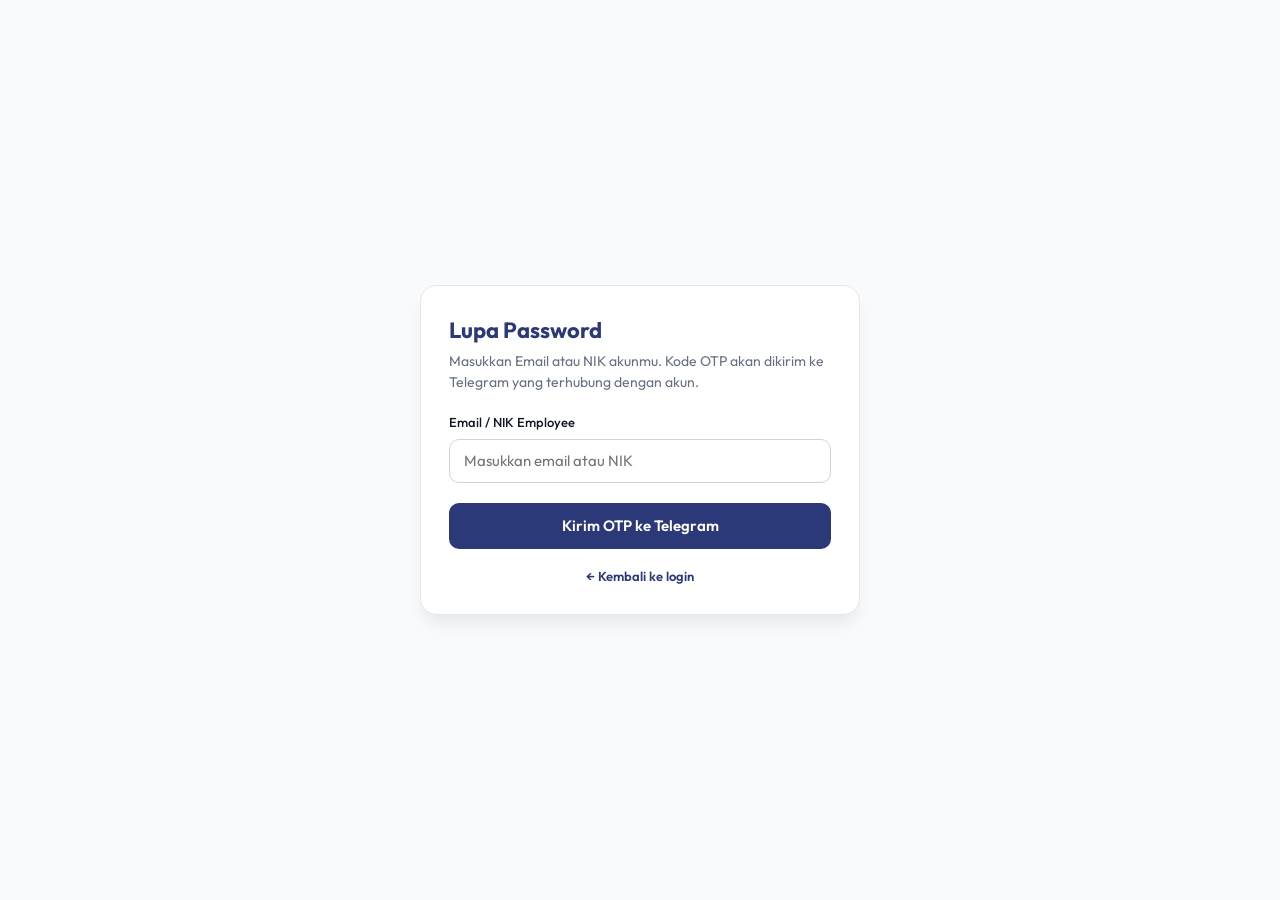
<file: forgot.html>
<!DOCTYPE html>
<html lang="id">
<head>
<meta charset="UTF-8">
<meta name="viewport" content="width=device-width, initial-scale=1">
<meta name="theme-color" content="#07192F">
<title>Lupa Password — DIGIMON</title>
<link rel="manifest" href="manifest.json">
<link rel="icon" type="image/png" sizes="32x32" href="icons/favicon-32.png">
<link rel="preconnect" href="https://fonts.googleapis.com">
<link rel="preconnect" href="https://fonts.gstatic.com" crossorigin>
<link href="https://fonts.googleapis.com/css2?family=Outfit:wght@300;400;500;600;700&display=swap" rel="stylesheet">
<style>
  :root{--brand:#2C3979;--brand-d:#212c5e;--bg:#f9fafb;--card:#fff;--ink:#101828;--mut:#667085;--line:#d0d5dd;--ok:#12b76a;--err:#d92d20}
  *{box-sizing:border-box}
  body{margin:0;min-height:100vh;display:grid;place-items:center;padding:24px 16px;background:var(--bg);color:var(--ink);font:400 15px/1.5 "Outfit",system-ui,sans-serif}
  .card{width:100%;max-width:440px;background:var(--card);border:1px solid #e4e7ec;border-radius:16px;padding:28px;box-shadow:0 12px 16px -4px rgba(16,24,40,.08)}
  h1{margin:0 0 4px;font-size:22px;color:var(--brand)} .sub{margin:0 0 20px;color:var(--mut);font-size:14px}
  label{display:block;margin:14px 0 6px;font-size:13px;font-weight:500}
  input{width:100%;height:44px;padding:0 14px;border:1px solid var(--line);border-radius:10px;font:inherit;background:#fff;color:var(--ink)}
  input:focus{outline:0;border-color:var(--brand);box-shadow:0 0 0 4px rgba(44,57,121,.12)}
  .pw{position:relative} .pw input{padding-right:64px}
  .eye{position:absolute;right:6px;top:6px;height:32px;padding:0 10px;border:0;background:none;color:var(--brand);font:600 12px "Outfit",sans-serif;cursor:pointer}
  .btn{display:flex;align-items:center;justify-content:center;width:100%;height:46px;margin-top:20px;border:0;border-radius:10px;background:var(--brand);color:#fff;font:600 15px "Outfit",sans-serif;cursor:pointer;text-decoration:none}
  .btn:hover{background:var(--brand-d)} .btn:disabled{opacity:.6;cursor:wait}
  .link{display:block;margin-top:14px;text-align:center;background:none;border:0;color:var(--brand);font:600 13px "Outfit",sans-serif;cursor:pointer;text-decoration:none}
  .link:disabled{color:var(--mut);cursor:default}
  .hide{display:none!important} .msg{margin-top:14px;padding:10px 12px;border-radius:10px;font-size:13px;background:#fef3f2;color:var(--err)}
  .msg.ok{background:#ecfdf3;color:#027a48}
  .otp{letter-spacing:.5em;text-align:center;font-size:22px;font-weight:600}
  .center{text-align:center} .big{font-size:44px;margin:6px 0}
  .foot{margin-top:18px;text-align:center;font-size:13px;color:var(--mut)} .foot a{color:var(--brand);font-weight:600;text-decoration:none}
</style>
</head>
<body>
<main class="card">
  <h1>Lupa Password</h1>

  <!-- STEP 1: Email / NIK -->
  <section id="p1">
    <p class="sub">Masukkan Email atau NIK akunmu. Kode OTP akan dikirim ke Telegram yang terhubung dengan akun.</p>
    <label for="ident">Email / NIK Employee</label>
    <input id="ident" autocomplete="username" spellcheck="false" placeholder="Masukkan email atau NIK">
    <div id="e1" class="msg hide"></div>
    <button class="btn" id="b1">Kirim OTP ke Telegram</button>
    <div class="foot"><a href="login.html">← Kembali ke login</a></div>
  </section>

  <!-- STEP 2: OTP + password baru -->
  <section id="p2" class="hide">
    <p class="sub">Jika akun ditemukan dan aktif, kode OTP 6 digit sudah dikirim ke Telegram kamu (berlaku 10 menit).</p>
    <label for="otp">Kode OTP</label>
    <input id="otp" class="otp" inputmode="numeric" maxlength="6" placeholder="••••••" autocomplete="one-time-code">
    <label for="pw1">Password Baru</label>
    <div class="pw"><input id="pw1" type="password" autocomplete="new-password" placeholder="Minimal 8 karakter"><button type="button" class="eye" data-t="pw1">Lihat</button></div>
    <label for="pw2">Konfirmasi Password Baru</label>
    <div class="pw"><input id="pw2" type="password" autocomplete="new-password" placeholder="Ulangi password baru"><button type="button" class="eye" data-t="pw2">Lihat</button></div>
    <div id="e2" class="msg hide"></div>
    <button class="btn" id="b2">Reset Password</button>
    <button class="link" id="resend" type="button" disabled>Kirim ulang OTP</button>
    <div class="foot"><a href="login.html">← Kembali ke login</a></div>
  </section>

  <!-- STEP 3: selesai -->
  <section id="p3" class="hide center">
    <div class="big">✅</div>
    <p class="sub" id="doneTxt">Password berhasil diubah.</p>
    <a class="btn" href="login.html">Masuk ke Dashboard</a>
  </section>
</main>

<script>
// Sesuaikan slug di akhir URL dengan Endpoint URL fungsi "auth" di dashboard Supabase.
const AUTH_URL = 'https://lhnwbupbqnewhlzdobcr.supabase.co/functions/v1/auth';
const $ = id => document.getElementById(id);
let resetId = null, ident = '', cdTimer = null;

async function api(action, body) {
  try {
    const r = await fetch(AUTH_URL, { method: 'POST', headers: { 'Content-Type': 'application/json' },
      body: JSON.stringify(Object.assign({ action }, body)) });
    return (await r.json().catch(() => null)) || { success: false, message: 'Respons server tidak valid.' };
  } catch (e) { return { success: false, message: 'Koneksi gagal. Coba lagi.' }; }
}
const show = (el, t) => { el.textContent = t; el.classList.remove('hide'); };
function step(n) { [1, 2, 3].forEach(i => $('p' + i).classList.toggle('hide', i !== n)); }

function cooldown(sec) {
  clearInterval(cdTimer); const b = $('resend'); b.disabled = true;
  const tick = () => { b.textContent = sec > 0 ? 'Kirim ulang OTP (' + sec + ' dtk)' : 'Kirim ulang OTP'; if (sec <= 0) { b.disabled = false; clearInterval(cdTimer); } sec--; };
  tick(); cdTimer = setInterval(tick, 1000);
}

async function sendOtp(btn, errEl, label) {
  btn.disabled = true; const old = btn.textContent; btn.textContent = 'Memproses…';
  const r = await api('forgot_start', { identifier: ident });
  btn.textContent = old; if (label !== 'resend') btn.disabled = false;
  if (!r.success) { show(errEl, r.message || 'Gagal mengirim OTP.'); return false; }
  resetId = r.resetId; cooldown(60); return true;
}

$('b1').onclick = async () => {
  const e = $('e1'); e.classList.add('hide');
  ident = $('ident').value.trim();
  if (ident.length < 3) return show(e, 'Isi Email atau NIK.');
  if (await sendOtp($('b1'), e)) { step(2); $('otp').focus(); }
};
$('ident').addEventListener('keydown', ev => { if (ev.key === 'Enter') $('b1').click(); });

$('resend').onclick = async () => {
  const e = $('e2'); e.classList.add('hide');
  if (await sendOtp($('resend'), e, 'resend')) { $('otp').value = ''; $('otp').focus(); }
};

$('otp').oninput = e => e.target.value = e.target.value.replace(/\D/g, '').slice(0, 6);
document.querySelectorAll('.eye').forEach(b => b.onclick = () => {
  const i = $(b.dataset.t); const hidden = i.type === 'password';
  i.type = hidden ? 'text' : 'password'; b.textContent = hidden ? 'Sembunyi' : 'Lihat';
});

$('b2').onclick = async () => {
  const e = $('e2'); e.classList.add('hide');
  const otp = $('otp').value, p1 = $('pw1').value, p2 = $('pw2').value;
  if (otp.length !== 6) return show(e, 'Masukkan 6 digit OTP.');
  if (p1.length < 8) return show(e, 'Password baru minimal 8 karakter.');
  if (p1 !== p2) return show(e, 'Konfirmasi password tidak sama.');
  $('b2').disabled = true; $('b2').textContent = 'Memproses…';
  const r = await api('forgot_verify', { resetId, otp, newPassword: p1 });
  $('b2').disabled = false; $('b2').textContent = 'Reset Password';
  if (!r.success) return show(e, r.message || 'Gagal mereset password.');
  $('pw1').value = ''; $('pw2').value = ''; $('otp').value = '';
  $('doneTxt').textContent = r.message || 'Password berhasil diubah.';
  step(3);
};
</script>
</body>
</html>
</file>
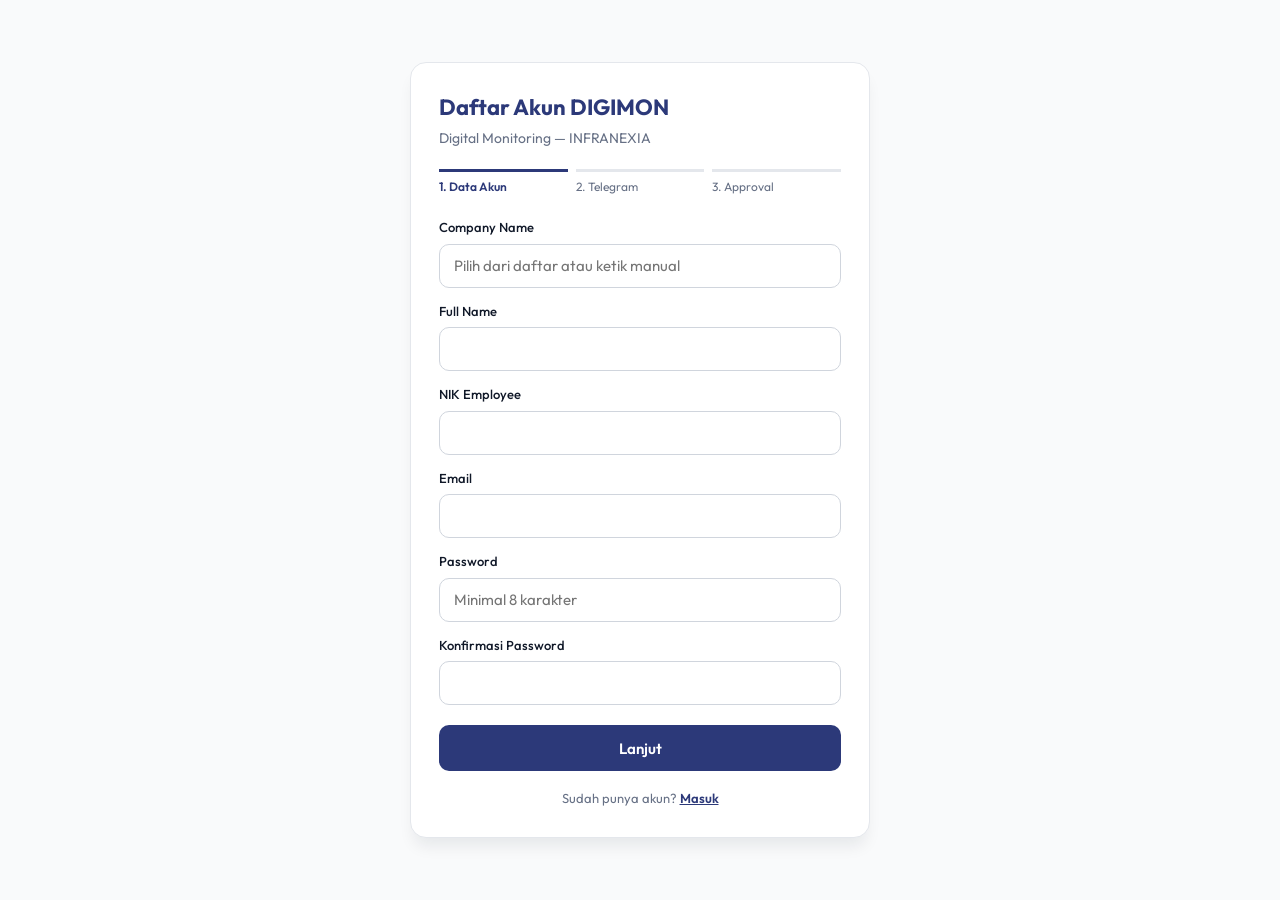
<file: register.html>
<!DOCTYPE html>
<html lang="id">
<head>
<meta charset="UTF-8">
<meta name="viewport" content="width=device-width, initial-scale=1">
<meta name="theme-color" content="#07192F">
<title>Register — DIGIMON</title>
<link rel="manifest" href="manifest.json">
<link rel="icon" type="image/png" sizes="32x32" href="icons/favicon-32.png">
<link rel="preconnect" href="https://fonts.googleapis.com">
<link rel="preconnect" href="https://fonts.gstatic.com" crossorigin>
<link href="https://fonts.googleapis.com/css2?family=Outfit:wght@300;400;500;600;700&display=swap" rel="stylesheet">
<style>
  :root{--brand:#2C3979;--brand-d:#212c5e;--bg:#f9fafb;--card:#fff;--ink:#101828;--mut:#667085;--line:#d0d5dd;--ok:#12b76a;--err:#d92d20}
  *{box-sizing:border-box}
  body{margin:0;min-height:100vh;display:grid;place-items:center;padding:24px 16px;background:var(--bg);color:var(--ink);font:400 15px/1.5 "Outfit",system-ui,sans-serif}
  .card{width:100%;max-width:460px;background:var(--card);border:1px solid #e4e7ec;border-radius:16px;padding:28px;box-shadow:0 12px 16px -4px rgba(16,24,40,.08)}
  h1{margin:0 0 4px;font-size:22px;color:var(--brand)} .sub{margin:0 0 20px;color:var(--mut);font-size:14px}
  .steps{display:flex;gap:8px;margin-bottom:22px}
  .st{flex:1;font-size:12px;color:var(--mut);border-top:3px solid #e4e7ec;padding-top:6px}
  .st.on{color:var(--brand);border-color:var(--brand);font-weight:600} .st.done{border-color:var(--ok);color:var(--ok)}
  label{display:block;margin:14px 0 6px;font-size:13px;font-weight:500}
  input,select{width:100%;height:44px;padding:0 14px;border:1px solid var(--line);border-radius:10px;font:inherit;background:#fff;color:var(--ink)}
  input:focus,select:focus{outline:0;border-color:var(--brand);box-shadow:0 0 0 4px rgba(44,57,121,.12)}
  .btn{display:flex;align-items:center;justify-content:center;gap:8px;width:100%;height:46px;margin-top:20px;border:0;border-radius:10px;background:var(--brand);color:#fff;font:600 15px "Outfit",sans-serif;cursor:pointer;text-decoration:none}
  .btn:hover{background:var(--brand-d)} .btn:disabled{opacity:.6;cursor:wait}
  .btn.sec{background:#fff;color:var(--brand);border:1px solid var(--brand)}
  .hide{display:none!important} .msg{margin-top:14px;padding:10px 12px;border-radius:10px;font-size:13px;background:#fef3f2;color:var(--err)}
  .msg.ok{background:#ecfdf3;color:#027a48}
  .otp{letter-spacing:.5em;text-align:center;font-size:22px;font-weight:600}
  .hint{margin-top:6px;font-size:12.5px;color:var(--mut)} .hint b{color:var(--brand)} .hint.warn{color:#b54708}
  .center{text-align:center} .big{font-size:42px;margin:8px 0}
  .pill{display:inline-block;padding:4px 12px;border-radius:99px;background:#fffaeb;color:#b54708;font-weight:600;font-size:13px}
  .foot{margin-top:18px;text-align:center;font-size:13px;color:var(--mut)} .foot a{color:var(--brand);font-weight:600}
</style>
</head>
<body>
<main class="card">
  <h1>Daftar Akun DIGIMON</h1>
  <p class="sub">Digital Monitoring — INFRANEXIA</p>
  <div class="steps"><div class="st on" id="s1">1. Data Akun</div><div class="st" id="s2">2. Telegram</div><div class="st" id="s3">3. Approval</div></div>

  <!-- STEP 1 -->
  <section id="p1">
    <label for="company">Company Name</label>
    <input id="company" list="companyList" autocomplete="off" placeholder="Pilih dari daftar atau ketik manual">
    <datalist id="companyList"></datalist>
    <div id="coHint" class="hint hide"></div>
    <div id="roleWrap" class="hide"><label for="role">Role Access</label>
      <select id="role"></select></div>
    <label for="fullName">Full Name</label><input id="fullName" autocomplete="name">
    <label for="nik">NIK Employee</label><input id="nik" autocomplete="off">
    <label for="email">Email</label><input id="email" type="email" autocomplete="email">
    <label for="pass">Password</label><input id="pass" type="password" autocomplete="new-password" placeholder="Minimal 8 karakter">
    <label for="pass2">Konfirmasi Password</label><input id="pass2" type="password" autocomplete="new-password">
    <div id="e1" class="msg hide"></div>
    <button class="btn" id="b1">Lanjut</button>
    <div class="foot">Sudah punya akun? <a href="login.html">Masuk</a></div>
  </section>

  <!-- STEP 2 -->
  <section id="p2" class="hide">
    <p class="sub">Hubungkan Telegram untuk verifikasi. Buka bot, tekan <b>Start</b>, lalu tombol <b>Activation</b> — bot akan mengirim OTP 6 digit.</p>
    <a class="btn" id="botLink" target="_blank" rel="noopener">Buka Bot Telegram</a>
    <div id="tgState" class="msg hide ok"></div>
    <label for="otp">Kode OTP</label>
    <input id="otp" class="otp" inputmode="numeric" maxlength="6" placeholder="••••••" autocomplete="one-time-code">
    <div id="e2" class="msg hide"></div>
    <button class="btn" id="b2">Verifikasi OTP</button>
  </section>

  <!-- STEP 3 -->
  <section id="p3" class="hide center">
    <div class="big" id="ico">⏳</div>
    <span class="pill" id="stPill">Pending</span>
    <p id="stTxt" class="sub" style="margin-top:14px">Pendaftaran kamu sudah diterima. Administrator akan meninjau dan menentukan status akunmu. Kamu juga akan dikabari lewat Telegram.</p>
    <a class="btn hide" id="toLogin" href="login.html">Ke Halaman Login</a>
  </section>
</main>

<script>
// Ganti <PROJECT_REF> dengan ref project Supabase (Settings > General)
const FUNCTIONS_URL = 'https://lhnwbupbqnewhlzdobcr.supabase.co/functions/v1/quick-processor';
const $ = id => document.getElementById(id);
let reqId = null, pollTg = null, pollSt = null;

// Nama fungsi lama dipertahankan; dipetakan ke "action" Edge Function.
async function api(fn, a, b) {
  const body = {
    registerGetCompanies:  () => ({ action: 'companies' }),
    registerBegin:         () => ({ action: 'begin', ...a }),
    registerCheckTelegram: () => ({ action: 'check', requestId: a }),
    registerVerifyOtp:     () => ({ action: 'verify', requestId: a, otp: b }),
    registerStatus:        () => ({ action: 'status', requestId: a })
  }[fn]();
  try {
    const r = await fetch(FUNCTIONS_URL, { method: 'POST', headers: { 'Content-Type': 'application/json' }, body: JSON.stringify(body) });
    return (await r.json().catch(() => null)) || { success: false, message: 'Respons server tidak valid.' };
  } catch (e) { return { success: false, message: 'Koneksi gagal. Coba lagi.' }; }
}
const show = (el, t, ok) => { el.textContent = t; el.classList.remove('hide'); el.classList.toggle('ok', !!ok); };
const save = v => { try { v ? sessionStorage.setItem('dgm_req', v) : sessionStorage.removeItem('dgm_req'); } catch (e) {} };

function goStep(n) {
  [1, 2, 3].forEach(i => {
    $('p' + i).classList.toggle('hide', i !== n);
    $('s' + i).className = 'st' + (i === n ? ' on' : i < n ? ' done' : '');
  });
  clearInterval(pollTg); clearInterval(pollSt);
  if (n === 2) { pollTg = setInterval(checkTg, 3000); checkTg(); }
  if (n === 3) { pollSt = setInterval(checkStatus, 6000); checkStatus(); }
}

// Daftar company dari backend: [{n:'NAMA', r:['ROLE',...]}]
let COMPANIES = {};            // KEY (uppercase) -> {n, r}
const norm = v => v.trim().replace(/\s+/g, ' ').toUpperCase();

let LIST_OK = false;
(async () => {
  const r = await api('registerGetCompanies');
  if (!r.success) { console.error('Gagal memuat daftar company:', r); updateCompany(); return; }
  LIST_OK = true;
  const frag = document.createDocumentFragment();
  r.companies.forEach(c => {
    COMPANIES[norm(c.n)] = c;
    const o = document.createElement('option'); o.value = c.n; frag.appendChild(o);
  });
  $('companyList').appendChild(frag);
  updateCompany();
})();

// Kembalikan {mode:'empty'|'list'|'custom', roles:[...]} untuk teks company saat ini
function companyState() {
  const v = norm($('company').value);
  if (!v) return { mode: 'empty', roles: [] };
  const c = COMPANIES[v];
  return c ? { mode: 'list', roles: c.r, name: c.n } : { mode: 'custom', roles: ['MITRA'] };
}
function updateCompany() {
  const st = companyState(), hint = $('coHint'), wrap = $('roleWrap'), sel = $('role');
  const prev = sel.value; sel.innerHTML = '';
  wrap.classList.add('hide'); hint.className = 'hint hide';
  if (st.mode === 'empty') return;
  if (!LIST_OK) {
    hint.innerHTML = 'Daftar company belum berhasil dimuat. Periksa koneksi, lalu muat ulang halaman.';
    hint.className = 'hint warn'; return;
  }
  if (st.mode === 'custom') {
    hint.innerHTML = 'Company tidak ada di daftar — akan didaftarkan manual dengan Role Access <b>MITRA</b>.';
    hint.className = 'hint warn'; return;
  }
  if (st.roles.length === 1) {
    hint.innerHTML = 'Role Access: <b>' + st.roles[0] + '</b>'; hint.className = 'hint'; return;
  }
  sel.innerHTML = '<option value="">— Pilih —</option>' + st.roles.map(r => '<option>' + r + '</option>').join('');
  if (st.roles.includes(prev)) sel.value = prev;
  wrap.classList.remove('hide');
}
$('company').addEventListener('input', updateCompany);
$('company').addEventListener('change', updateCompany);

$('b1').onclick = async () => {
  const st = companyState();
  const d = { company: $('company').value.trim().replace(/\s+/g, ' '), role: $('role').value, fullName: $('fullName').value.trim(),
    nik: $('nik').value.trim(), email: $('email').value.trim(), password: $('pass').value };
  const e = $('e1'); e.classList.add('hide');
  if (!LIST_OK) return show(e, 'Daftar company belum termuat. Muat ulang halaman, lalu coba lagi.');
  if (st.mode === 'empty' || d.company.length < 3) return show(e, 'Isi Company Name (minimal 3 karakter).');
  if (st.mode === 'list' && st.roles.length > 1 && !d.role) return show(e, 'Pilih Role Access.');
  if (d.fullName.length < 3) return show(e, 'Full Name minimal 3 karakter.');
  if (!d.nik) return show(e, 'NIK Employee wajib diisi.');
  if (!/^[^@\s]+@[^@\s]+\.[^@\s]+$/.test(d.email)) return show(e, 'Format Email tidak valid.');
  if (d.password.length < 8) return show(e, 'Password minimal 8 karakter.');
  if (d.password !== $('pass2').value) return show(e, 'Konfirmasi password tidak sama.');
  $('b1').disabled = true; $('b1').textContent = 'Memproses…';
  const r = await api('registerBegin', d);
  $('b1').disabled = false; $('b1').textContent = 'Lanjut';
  if (!r.success) return show(e, r.message || 'Gagal mendaftar.');
  reqId = r.requestId; save(reqId + '|' + r.botLink); $('botLink').href = r.botLink; goStep(2);
};

async function checkTg() {
  const r = await api('registerCheckTelegram', reqId);
  if (r.success && r.linked) show($('tgState'), '✓ Telegram terhubung: @' + r.username + (r.otpSent ? ' — OTP sudah dikirim.' : ''), true);
}

$('otp').oninput = e => e.target.value = e.target.value.replace(/\D/g, '').slice(0, 6);
$('b2').onclick = async () => {
  const e = $('e2'); e.classList.add('hide');
  if ($('otp').value.length !== 6) return show(e, 'Masukkan 6 digit OTP.');
  $('b2').disabled = true;
  const r = await api('registerVerifyOtp', reqId, $('otp').value);
  $('b2').disabled = false;
  if (!r.success) return show(e, r.message || 'OTP salah.');
  goStep(3);
};

const ST = { Pending: ['⏳', 'Menunggu persetujuan administrator.'], Active: ['✅', 'Akun kamu sudah aktif. Silakan login.'],
  Rejected: ['❌', 'Pendaftaran ditolak. Hubungi administrator bila perlu.'], Locked: ['🔒', 'Akun terkunci. Hubungi administrator.'],
  Inactive: ['⏸', 'Akun tidak aktif. Hubungi administrator.'] };
async function checkStatus() {
  const r = await api('registerStatus', reqId);
  if (!r.success || !ST[r.status]) return;
  $('ico').textContent = ST[r.status][0]; $('stPill').textContent = r.status; $('stTxt').textContent = ST[r.status][1];
  $('toLogin').classList.toggle('hide', r.status !== 'Active');
  if (r.status !== 'Pending') { clearInterval(pollSt); if (r.status === 'Active') save(null); }
}

// Lanjutkan sesi register bila halaman di-refresh
(async () => {
  let raw = null; try { raw = sessionStorage.getItem('dgm_req'); } catch (e) {}
  if (!raw) return; const [id, link] = raw.split('|'); reqId = id;
  const r = await api('registerStatus', id);
  if (!r.success) return save(null);
  if (r.status === 'Unverified') { $('botLink').href = link || '#'; goStep(2); } else goStep(3);
})();
</script>
</body>
</html>
</file>
